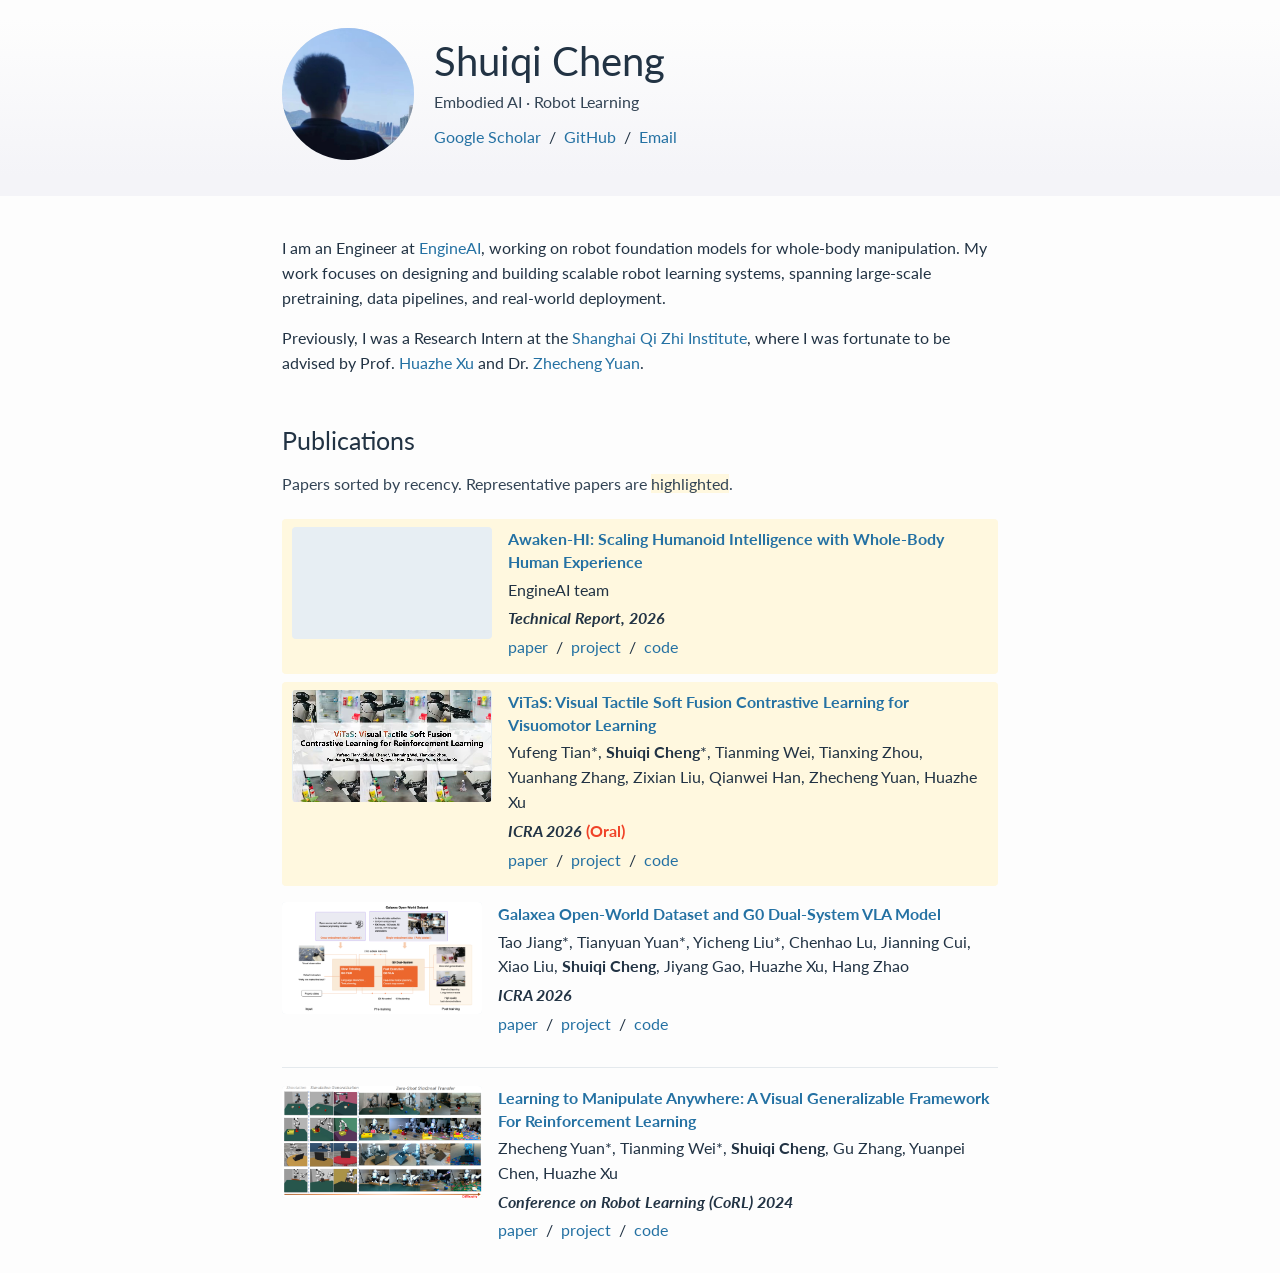
<file: index.html>
<!DOCTYPE html>
<html lang="en">
<head>
  <meta charset="utf-8">
  <meta name="viewport" content="width=device-width, initial-scale=1">
  <title>Shuiqi Cheng</title>
  <meta name="author" content="Shuiqi Cheng">
  <meta name="description" content="Shuiqi Cheng is an engineer at EngineAI, working on robot foundation models for whole-body manipulation.">
  <meta property="og:title" content="Shuiqi Cheng">
  <meta property="og:description" content="Engineer at EngineAI, working on robot foundation models for whole-body manipulation.">
  <meta property="og:type" content="website">
  <link rel="preconnect" href="https://fonts.googleapis.com">
  <link rel="preconnect" href="https://fonts.gstatic.com" crossorigin>
  <link href="https://fonts.googleapis.com/css2?family=Lato:ital,wght@0,400;0,700;1,700&display=swap" rel="stylesheet">
  <link rel="stylesheet" href="styles.css">
</head>
<body>
  <header class="site-header">
    <div class="content profile">
      <div class="avatar-frame">
        <img src="photo.jpg" alt="Shuiqi Cheng overlooking a riverside city skyline">
      </div>
      <div class="profile-text">
        <h1>Shuiqi Cheng</h1>
        <p class="subtitle">Embodied AI · Robot Learning</p>
        <p class="profile-links">
          <a href="https://scholar.google.com/citations?user=fX7F-VUAAAAJ&amp;hl=zh-CN">Google Scholar</a>
          <span aria-hidden="true">/</span>
          <a href="https://github.com/shuiqicheng">GitHub</a>
          <span aria-hidden="true">/</span>
          <a href="mailto:chengshuiqi28@gmail.com">Email</a>
        </p>
      </div>
    </div>
  </header>

  <main class="content">
    <section id="about">
      <p>
        I am an Engineer at <a href="https://www.engineai.com.cn/">EngineAI</a>, working on robot foundation models for whole-body manipulation. My work focuses on designing and building scalable robot learning systems, spanning large-scale pretraining, data pipelines, and real-world deployment.
      </p>
      <p>
        Previously, I was a Research Intern at the <a href="https://www.sqz.ac.cn/en/">Shanghai Qi Zhi Institute</a>, where I was fortunate to be advised by Prof. <a href="http://hxu.rocks/">Huazhe Xu</a> and Dr. <a href="https://gemcollector.github.io/">Zhecheng Yuan</a>.
      </p>
    </section>

    <!--
    <section id="research">
      <h2>Research Interests</h2>
      <p>
        My research interests lie in <strong>embodied AI</strong>, with a focus on <strong>whole-body loco-manipulation</strong> and <strong>large-scale pretraining of robot foundation models</strong>. I am particularly interested in understanding the scaling behavior of robot learning and developing scalable learning systems that enable generalizable and dexterous whole-body manipulation.
      </p>
    </section>
    -->

    <section id="publications">
      <h2>Publications</h2>
      <p class="section-note">Papers sorted by recency. Representative papers are <span class="hl">highlighted</span>.</p>

      <article class="publication highlight">
        <div class="paper-media">
          <video autoplay loop muted playsinline preload="metadata" aria-label="Awaken-HI humanoid demonstration">
            <source src="assets/hi.mp4" type="video/mp4">
          </video>
        </div>
        <div class="paper-body">
          <h3>
            <a href="https://arxiv.org/pdf/2611.26420v1">Awaken-HI: Scaling Humanoid Intelligence with Whole-Body Human Experience</a>
          </h3>
          <p class="authors">EngineAI team</p>
          <p class="meta"><span class="venue">Technical Report, 2026</span></p>
          <!--
          <p class="contribution"><strong>Contribution:</strong> Designed and built the end-to-end pretraining pipeline, from model architecture and data to real-world deployment.</p>
          -->
          <p class="paper-links">
            <a href="https://arxiv.org/pdf/2611.26420v1">paper</a>
            <span aria-hidden="true">/</span>
            <a href="https://engineai-robotics.github.io/Awaken-HI/">project</a>
            <span aria-hidden="true">/</span>
            <a href="https://github.com/engineai-robotics/Awaken-HI">code</a>
          </p>
        </div>
      </article>

      <article class="publication highlight">
        <div class="paper-media">
          <video autoplay loop muted playsinline preload="metadata" aria-label="ViTaS visuomotor demonstration">
            <source src="assets/vitas.mp4" type="video/mp4">
          </video>
        </div>
        <div class="paper-body">
          <h3>
            <a href="https://arxiv.org/pdf/2602.11643">ViTaS: Visual Tactile Soft Fusion Contrastive Learning for Visuomotor Learning</a>
          </h3>
          <p class="authors">Yufeng Tian*, <strong>Shuiqi Cheng</strong>*, Tianming Wei, Tianxing Zhou, Yuanhang Zhang, Zixian Liu, Qianwei Han, Zhecheng Yuan, Huazhe Xu</p>
          <p class="meta"><span class="venue">ICRA 2026</span> <span class="oral">(Oral)</span></p>
          <p class="paper-links">
            <a href="https://arxiv.org/pdf/2602.11643">paper</a>
            <span aria-hidden="true">/</span>
            <a href="https://skyrainwind.github.io/ViTaS/index.html">project</a>
            <span aria-hidden="true">/</span>
            <a href="https://github.com/SkyRainWind/ViTaS">code</a>
          </p>
        </div>
      </article>

      <article class="publication">
        <div class="paper-media">
          <img src="assets/g0.png" alt="Overview of the Galaxea Open-World Dataset and G0 dual-system model">
        </div>
        <div class="paper-body">
          <h3>
            <a href="https://arxiv.org/pdf/2509.00576">Galaxea Open-World Dataset and G0 Dual-System VLA Model</a>
          </h3>
          <p class="authors">Tao Jiang*, Tianyuan Yuan*, Yicheng Liu*, Chenhao Lu, Jianning Cui, Xiao Liu, <strong>Shuiqi Cheng</strong>, Jiyang Gao, Huazhe Xu, Hang Zhao</p>
          <p class="meta"><span class="venue">ICRA 2026</span></p>
          <p class="paper-links">
            <a href="https://arxiv.org/pdf/2509.00576">paper</a>
            <span aria-hidden="true">/</span>
            <a href="https://opengalaxea.github.io/GalaxeaVLA/">project</a>
            <span aria-hidden="true">/</span>
            <a href="https://github.com/OpenGalaxea/GalaxeaVLA">code</a>
          </p>
        </div>
      </article>

      <article class="publication">
        <div class="paper-media">
          <img src="assets/maniwhere.png" alt="Simulation and real-robot results from Learning to Manipulate Anywhere">
        </div>
        <div class="paper-body">
          <h3>
            <a href="https://arxiv.org/pdf/2407.15815">Learning to Manipulate Anywhere: A Visual Generalizable Framework For Reinforcement Learning</a>
          </h3>
          <p class="authors">Zhecheng Yuan*, Tianming Wei*, <strong>Shuiqi Cheng</strong>, Gu Zhang, Yuanpei Chen, Huazhe Xu</p>
          <p class="meta"><span class="venue">Conference on Robot Learning (CoRL) 2024</span></p>
          <p class="paper-links">
            <a href="https://arxiv.org/pdf/2407.15815">paper</a>
            <span aria-hidden="true">/</span>
            <a href="https://gemcollector.github.io/maniwhere/">project</a>
            <span aria-hidden="true">/</span>
            <a href="https://github.com/gemcollector/maniwhere">code</a>
          </p>
        </div>
      </article>
    </section>
  </main>
</body>
</html>
</file>
<file: styles.css>
:root {
  --text: #223344;
  --heading: #223344;
  --muted: #334455;
  --link: #2471a3;
  --hover: #f09228;
  --oral: #f04328;
  --line: #e4e9ed;
  --bg: #fdfdfd;
  --highlight: #fff8df;
}

* {
  box-sizing: border-box;
}

body {
  margin: 0;
  background: var(--bg);
  color: var(--text);
  font-family: Lato, Verdana, Helvetica, sans-serif;
  font-size: 16px;
  line-height: 1.55;
}

a {
  color: var(--link);
  text-decoration: none;
}

a:hover,
a:focus-visible {
  color: var(--hover);
}

a:focus-visible {
  outline: 2px solid var(--link);
  outline-offset: 3px;
}

.content {
  max-width: 748px;
  margin: 0 auto;
  padding: 0 16px;
}

.site-header {
  background: linear-gradient(to bottom, #fdfdfd 10%, #f4f4f8 90%);
  padding: 28px 0 36px;
}

.profile {
  display: flex;
  align-items: center;
  gap: 20px;
}

.avatar-frame {
  width: 132px;
  height: 132px;
  flex: none;
  overflow: hidden;
  border-radius: 50%;
  background: #d9e2ea;
}

.avatar-frame img {
  display: block;
  width: 100%;
  height: 100%;
  object-fit: cover;
  object-position: 40% 50%;
  transform: scale(1.5);
  transform-origin: 0% 50%;
}

h1,
h2,
h3 {
  color: var(--heading);
  font-weight: 400;
}

h1 {
  margin: 0 0 6px;
  font-size: 2.5rem;
  line-height: 1.15;
}

h2 {
  margin: 46px 0 12px;
  font-size: 1.55rem;
}

.subtitle,
.profile-links,
.section-note {
  margin: 0;
}

.subtitle {
  margin-bottom: 10px;
  color: var(--muted);
}

.profile-links {
  display: flex;
  flex-wrap: wrap;
  gap: 8px;
}

main {
  padding-bottom: 72px;
}

#about {
  margin-top: 40px;
}

#about p {
  margin: 0;
}

#about p + p {
  margin-top: 1em;
}

.section-note {
  margin-bottom: 22px;
  color: var(--muted);
}

.publication {
  display: flex;
  align-items: flex-start;
  gap: 16px;
  margin: 0 0 8px;
  padding: 0 0 18px;
}

.paper-media {
  flex: none;
  width: 200px;
  height: 112px;
  overflow: hidden;
  border-radius: 4px;
  background-color: #e7eef3;
  background-position: center;
  background-repeat: no-repeat;
  background-size: contain;
}

.paper-media img,
.paper-media video {
  display: block;
  width: 100%;
  height: 100%;
  object-fit: contain;
}

.paper-body {
  min-width: 0;
}

.publication + .publication {
  border-top: 1px solid var(--line);
  padding-top: 18px;
}

.publication.highlight {
  background-color: var(--highlight);
  border-radius: 4px;
  padding: 8px 10px 10px;
}

.publication.highlight + .publication {
  border-top: 0;
  padding-top: 8px;
}

.hl {
  background-color: var(--highlight);
}

.publication h3 {
  margin: 0 0 4px;
  font-size: 1rem;
  font-weight: 700;
  line-height: 1.45;
}

.publication p {
  margin: 0 0 4px;
}

.paper-links {
  display: flex;
  flex-wrap: wrap;
  gap: 8px;
}

.venue {
  font-style: italic;
  font-weight: 700;
}

.contribution {
  color: var(--muted);
  line-height: 1.5;
}

.oral {
  color: var(--oral);
  font-weight: 700;
}

@media (max-width: 700px) {
  body {
    font-size: 17px;
  }

  .profile {
    flex-direction: column;
    text-align: center;
  }

  .profile-links {
    justify-content: center;
  }

  .publication {
    flex-direction: column;
    gap: 12px;
  }

  .paper-media {
    width: min(100%, 400px);
    height: auto;
    aspect-ratio: 200 / 112;
  }

  .avatar-frame {
    width: 148px;
    height: 148px;
  }

  h1 {
    font-size: 2.15rem;
  }
}
</file>
